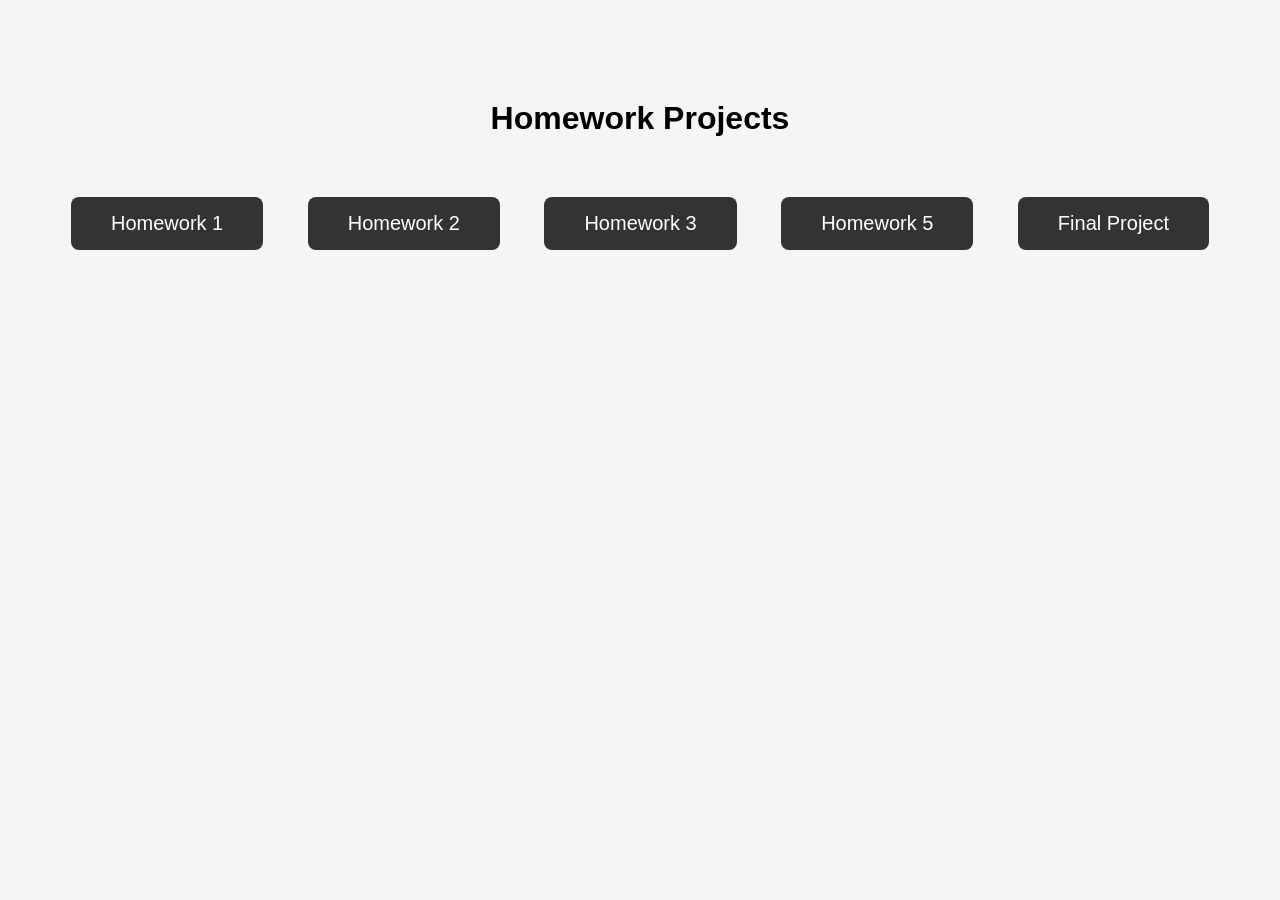
<file: index.html>
<!DOCTYPE html>
<html>
<head>
  <meta charset="UTF-8">
  <title>My Homework Projects</title>
  <style>
    body {
      font-family: Arial, sans-serif;
      text-align: center;
      margin-top: 100px;
      background-color: #f5f5f5;
    }
    h1 {
      margin-bottom: 40px;
    }
    a {
      display: inline-block;
      margin: 20px;
      padding: 15px 40px;
      text-decoration: none;
      font-size: 20px;
      border-radius: 8px;
      background-color: #333;
      color: white;
      transition: 0.2s;
    }
    a:hover {
      background-color: #555;
    }
  </style>
</head>
<body>
  <h1>Homework Projects</h1>

  <a href="hw1/">Homework 1</a>
  <a href="hw2/">Homework 2</a>
  <a href="hw3/">Homework 3</a>
  <a href="hw5/">Homework 5</a>
  <a href="finalproject/">Final Project</a>

</body>
</html>
</file>
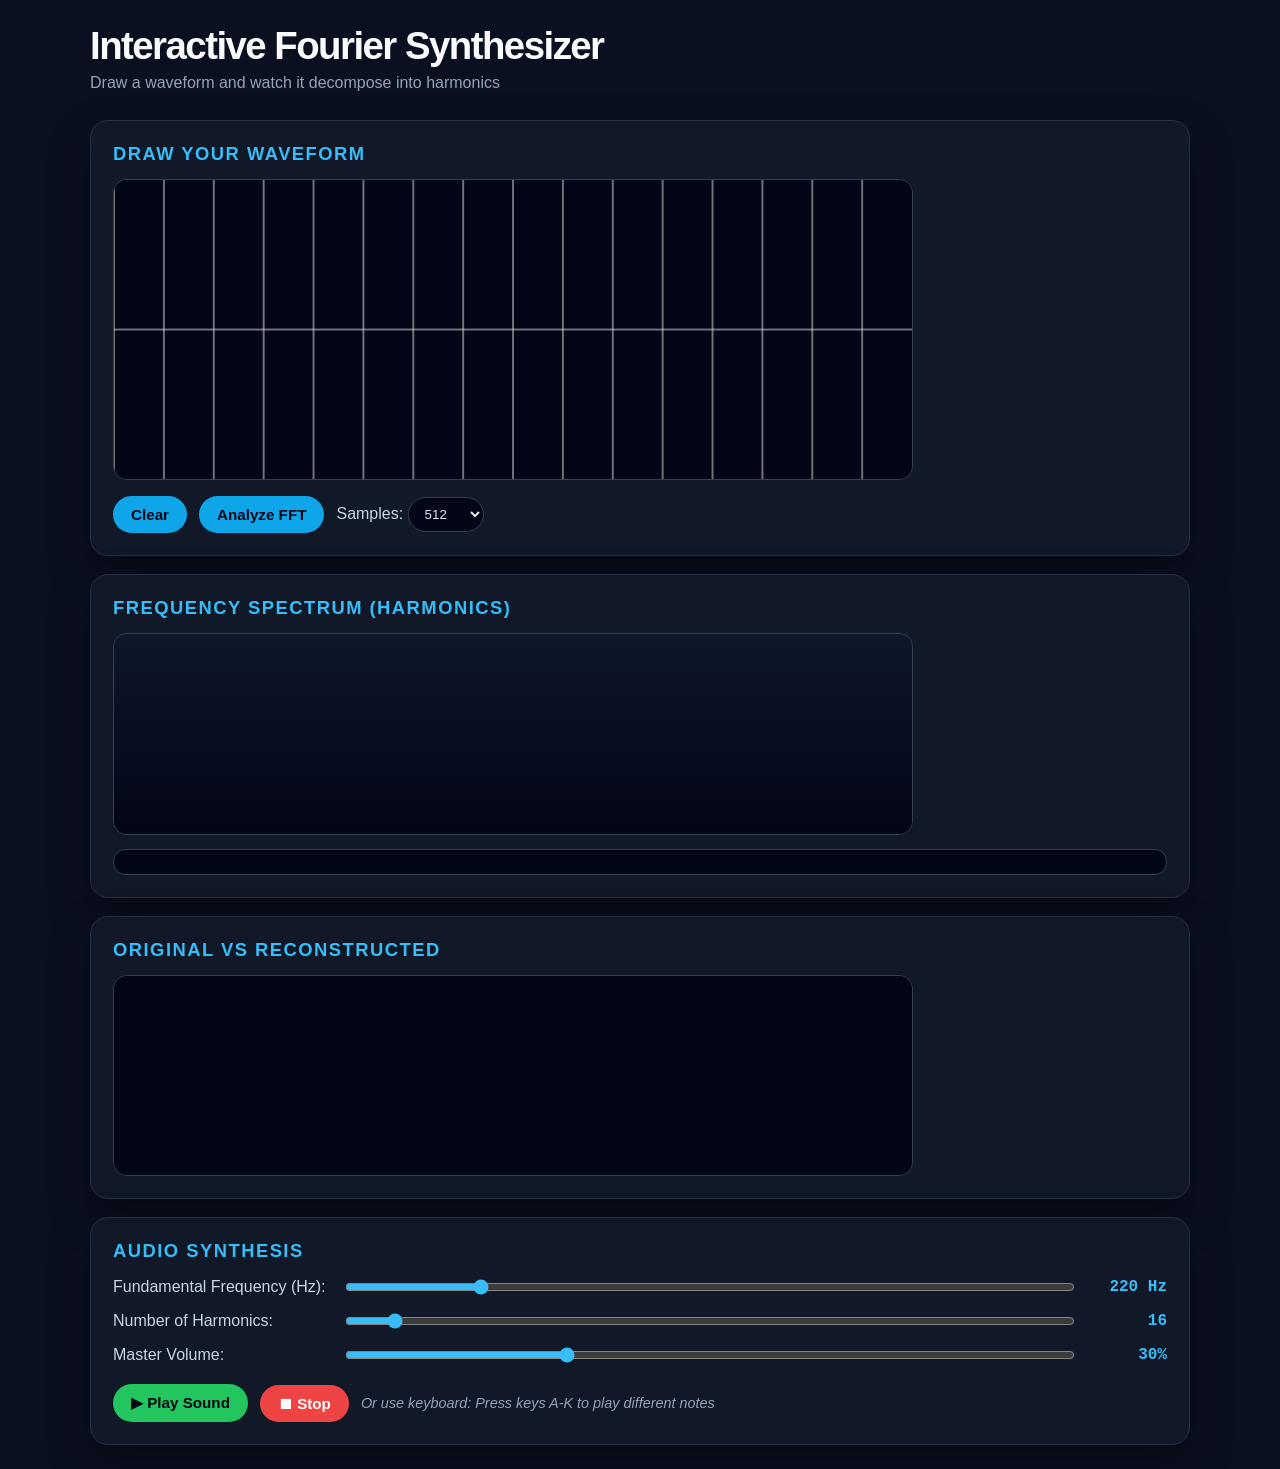
<file: finalproject/index.html>
<!DOCTYPE html>
<html lang="en">
<head>
    <meta charset="UTF-8">
    <meta name="viewport" content="width=device-width, initial-scale=1.0">
    <title>Fourier Synthesizer & Analyzer</title>
    <link rel="stylesheet" href="style.css">
</head>
<body>
    <div class="container">
        <header>
            <h1>Interactive Fourier Synthesizer</h1>
            <p>Draw a waveform and watch it decompose into harmonics</p>
        </header>

        <main>
            <!-- Drawing Canvas -->
            <section class="canvas-section">
                <h2>Draw Your Waveform</h2>
                <div class="canvas-container">
                    <canvas id="drawingCanvas" width="800" height="300"></canvas>
                </div>
                <div class="canvas-controls">
                    <button id="clearBtn">Clear</button>
                    <button id="analyzeBtn">Analyze FFT</button>
                    <label>
                        Samples: 
                        <select id="sampleSize">
                            <option value="256">256</option>
                            <option value="512" selected>512</option>
                            <option value="1024">1024</option>
                            <option value="2048">2048</option>
                        </select>
                    </label>
                </div>
            </section>

            <!-- Frequency Domain Visualization -->
            <section class="spectrum-section">
                <h2>Frequency Spectrum (Harmonics)</h2>
                <div class="canvas-container">
                    <canvas id="spectrumCanvas" width="800" height="200"></canvas>
                </div>
                <div id="harmonicInfo"></div>
            </section>

            <!-- Waveform Comparison -->
            <section class="waveform-section">
                <h2>Original vs Reconstructed</h2>
                <div class="canvas-container">
                    <canvas id="waveformCanvas" width="800" height="200"></canvas>
                </div>
            </section>

            <!-- Audio Synthesis Controls -->
            <section class="synthesis-section">
                <h2>Audio Synthesis</h2>
                <div class="synth-controls">
                    <div class="control-group">
                        <label>
                            Fundamental Frequency (Hz):
                            <input type="range" id="fundamentalFreq" min="50" max="1000" value="220" step="1">
                            <span id="freqDisplay">220 Hz</span>
                        </label>
                    </div>
                    <div class="control-group">
                        <label>
                            Number of Harmonics:
                            <input type="range" id="numHarmonics" min="1" max="256" value="16" step="1">
                            <span id="harmonicsDisplay">16</span>
                        </label>
                    </div>
                    <div class="control-group">
                        <label>
                            Master Volume:
                            <input type="range" id="masterVolume" min="0" max="100" value="30" step="1">
                            <span id="volumeDisplay">30%</span>
                        </label>
                    </div>
                </div>
                <div class="playback-controls">
                    <button id="playBtn" class="play-button">▶ Play Sound</button>
                    <button id="stopBtn" class="stop-button">⏹ Stop</button>
                    <p class="keyboard-hint">Or use keyboard: Press keys A-K to play different notes</p>
                </div>
            </section>
        </main>
    </div>

    <script src="fourier.js"></script>
</body>
</html>
</file>
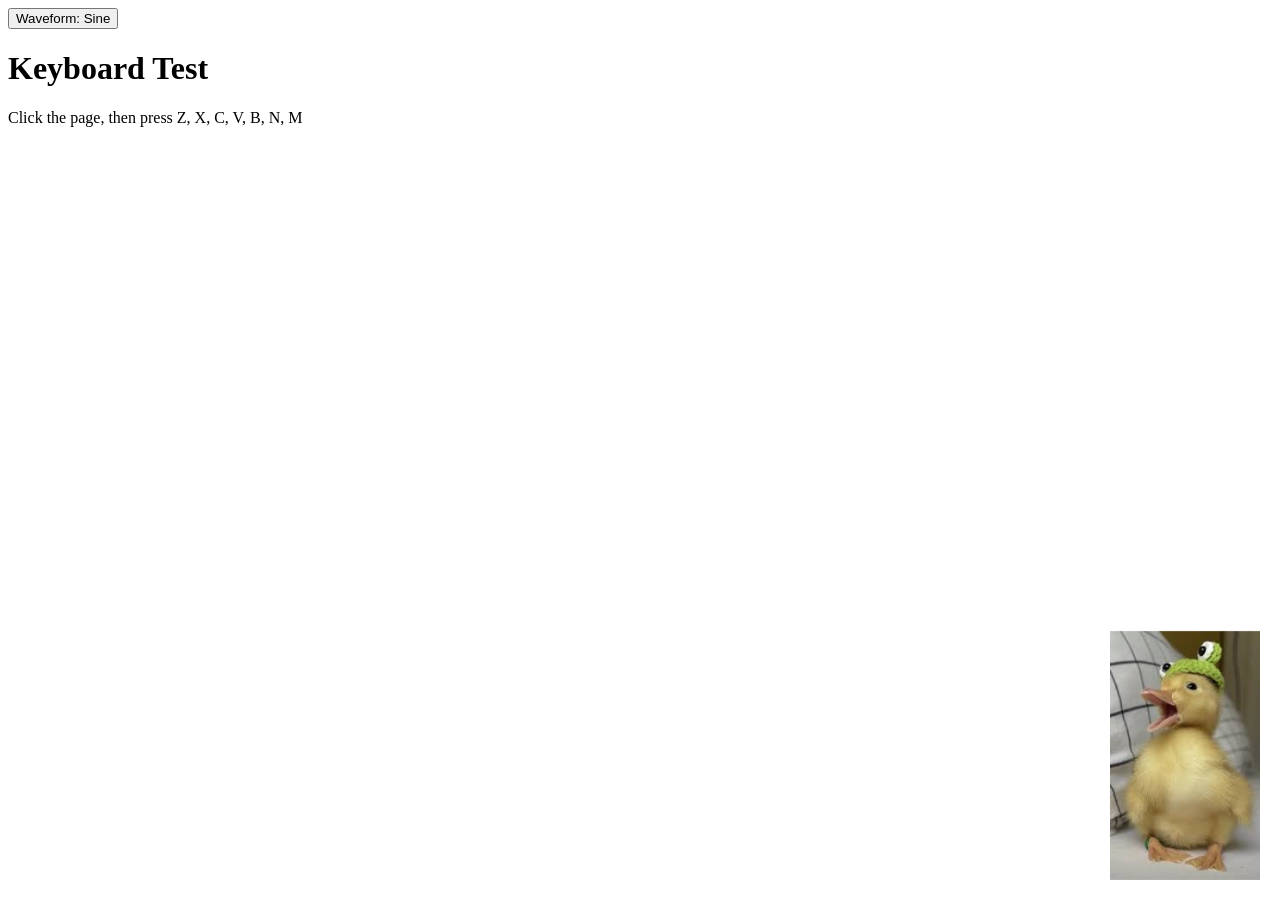
<file: hw1/index.html>
<!DOCTYPE html>
<html>
  <head>
    <meta charset="UTF-8">
    <title>WebAudio Keyboard Test</title>
    <style>
      #duck {
        width: 150px;
        position: fixed;
        bottom: 20px;
        right: 20px;
      }
    </style>
  </head>
  <body>
    <button id="waveToggle">Waveform: Sine</button>
    <h1>Keyboard Test</h1>
    <p>Click the page, then press Z, X, C, V, B, N, M</p>
    <img id="duck" src="./duckImage.jpeg" alt="Duck">
    <script src="keyboard1.js"></script>
  </body>
</html>
</file>
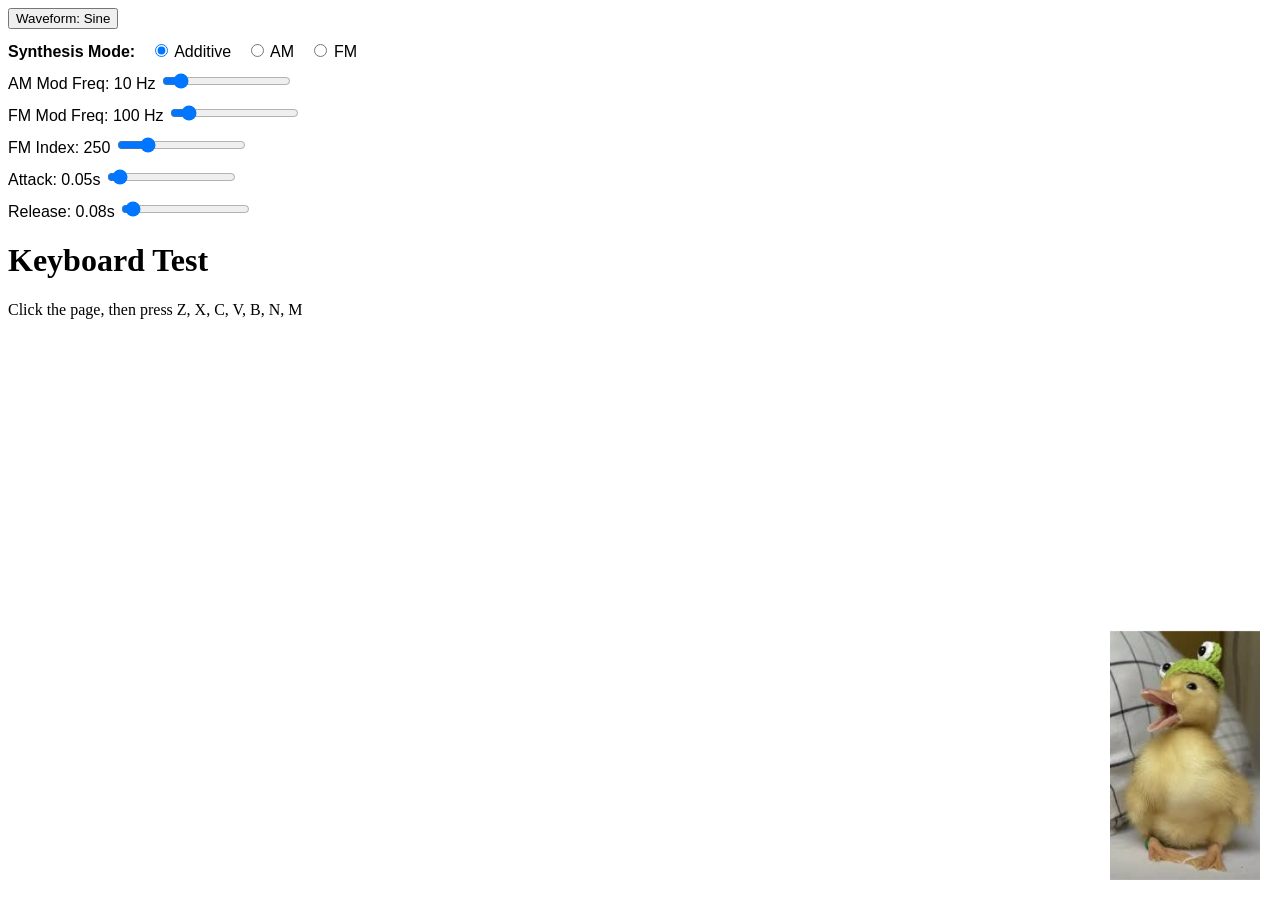
<file: hw2/index.html>
<!DOCTYPE html>
<html>
  <head>
    <meta charset="UTF-8">
    <title>WebAudio Keyboard Test</title>
    <style>
      #duck {
        width: 150px;
        position: fixed;
        bottom: 20px;
        right: 20px;
      }
    </style>
  </head>
  <body>
  <button id="waveToggle">Waveform: Sine</button>

<div style="margin-top:12px; font-family: sans-serif;">
  <div style="margin-top:10px;">
    <strong>Synthesis Mode:</strong>
    <label style="margin-left:10px;">
      <input type="radio" name="mode" value="additive" checked> Additive
    </label>
    <label style="margin-left:10px;">
      <input type="radio" name="mode" value="AM"> AM
    </label>
    <label style="margin-left:10px;">
      <input type="radio" name="mode" value="FM"> FM
    </label>
  </div>

  <div style="margin-top:10px;">
    AM Mod Freq: <span id="amVal">10</span> Hz
    <input id="amFreq" type="range" min="0.5" max="100" step="0.5" value="10">
  </div>

  <div style="margin-top:10px;">
    FM Mod Freq: <span id="fmVal">100</span> Hz
    <input id="fmFreq" type="range" min="1" max="1000" step="1" value="100">
  </div>

  <div style="margin-top:10px;">
    FM Index: <span id="fmIndexVal">250</span>
    <input id="fmIndex" type="range" min="0" max="1200" step="1" value="250">
  </div>

  <div style="margin-top:10px;">
    Attack: <span id="atkVal">0.05</span>s
    <input id="attack" type="range" min="0.001" max="1.0" step="0.001" value="0.05">
  </div>

  <div style="margin-top:10px;">
    Release: <span id="relVal">0.08</span>s
    <input id="release" type="range" min="0.005" max="2.0" step="0.005" value="0.08">
  </div>
</div>

  <h1>Keyboard Test</h1>
  <p>Click the page, then press Z, X, C, V, B, N, M</p>

  <img id="duck" src="./duckImage.jpeg" alt="Duck">

  <script src="keyboard2.js"></script>
</body>
</html>
</file>
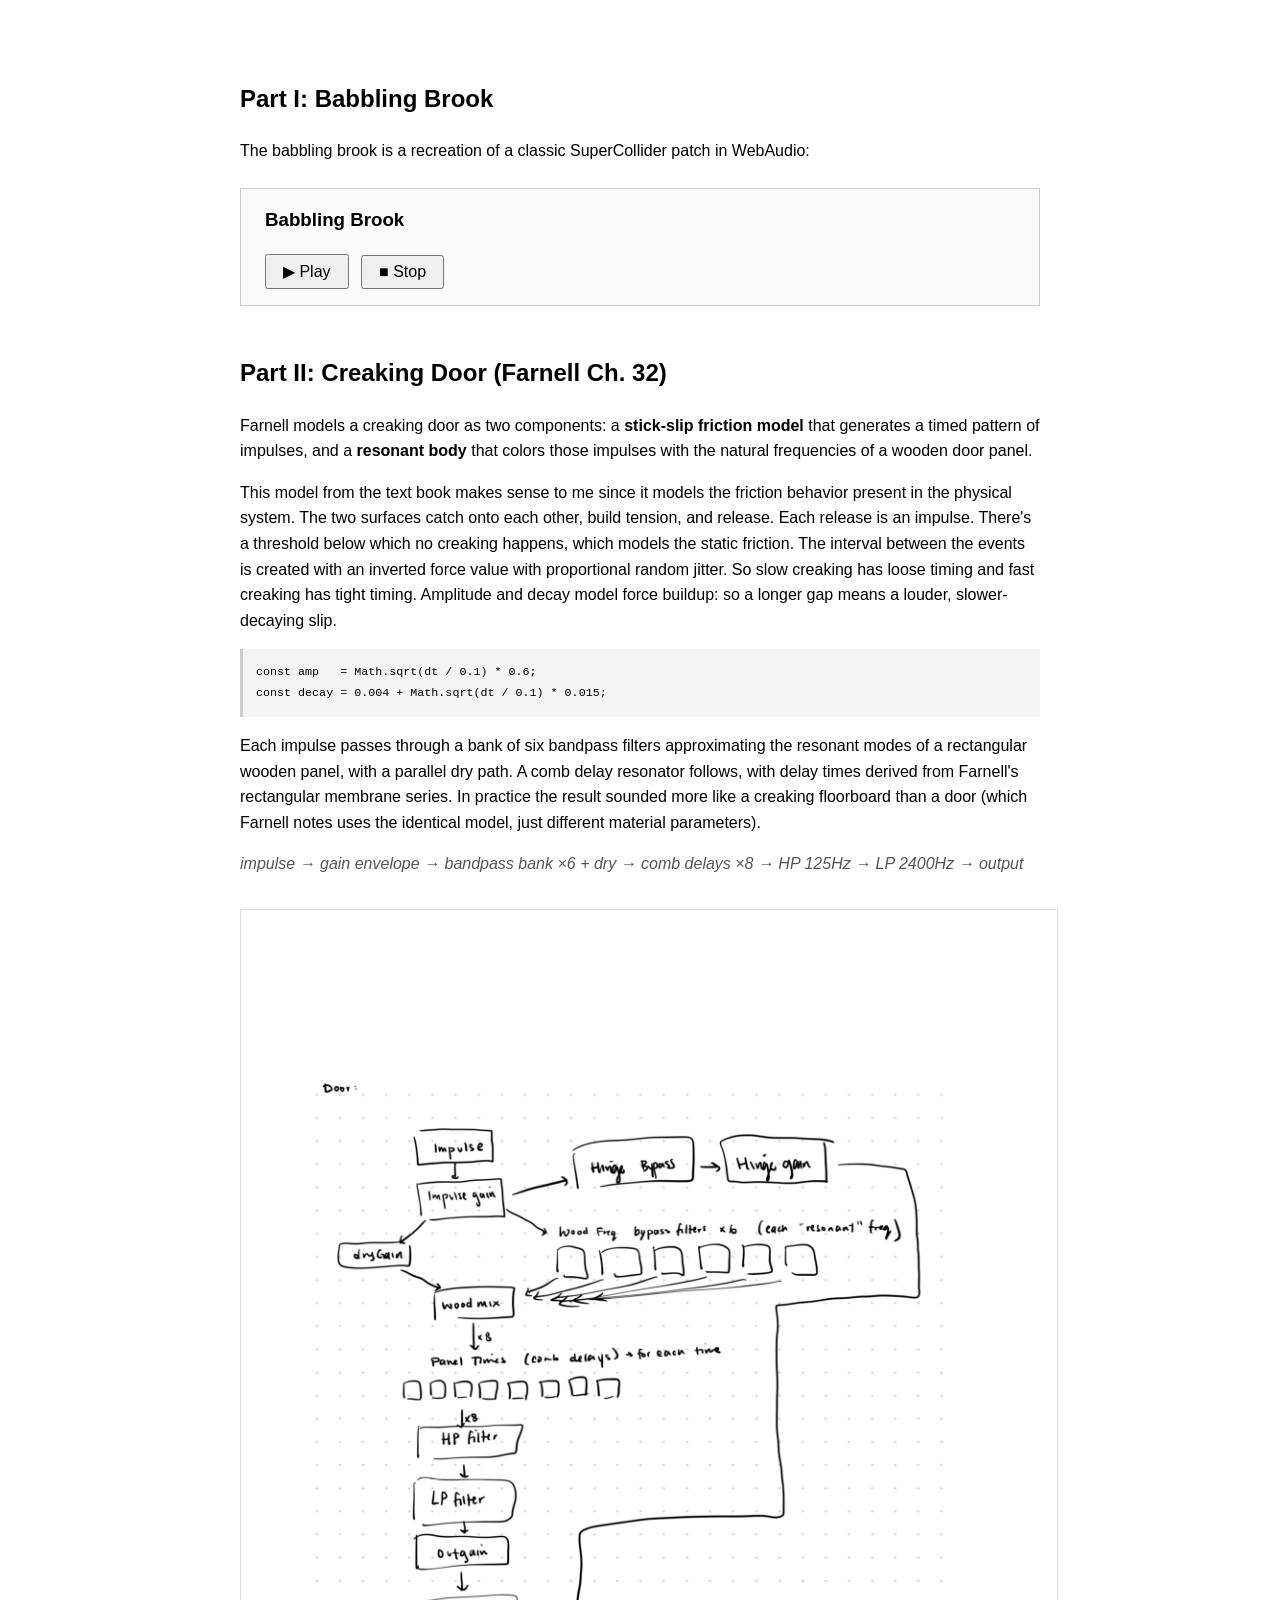
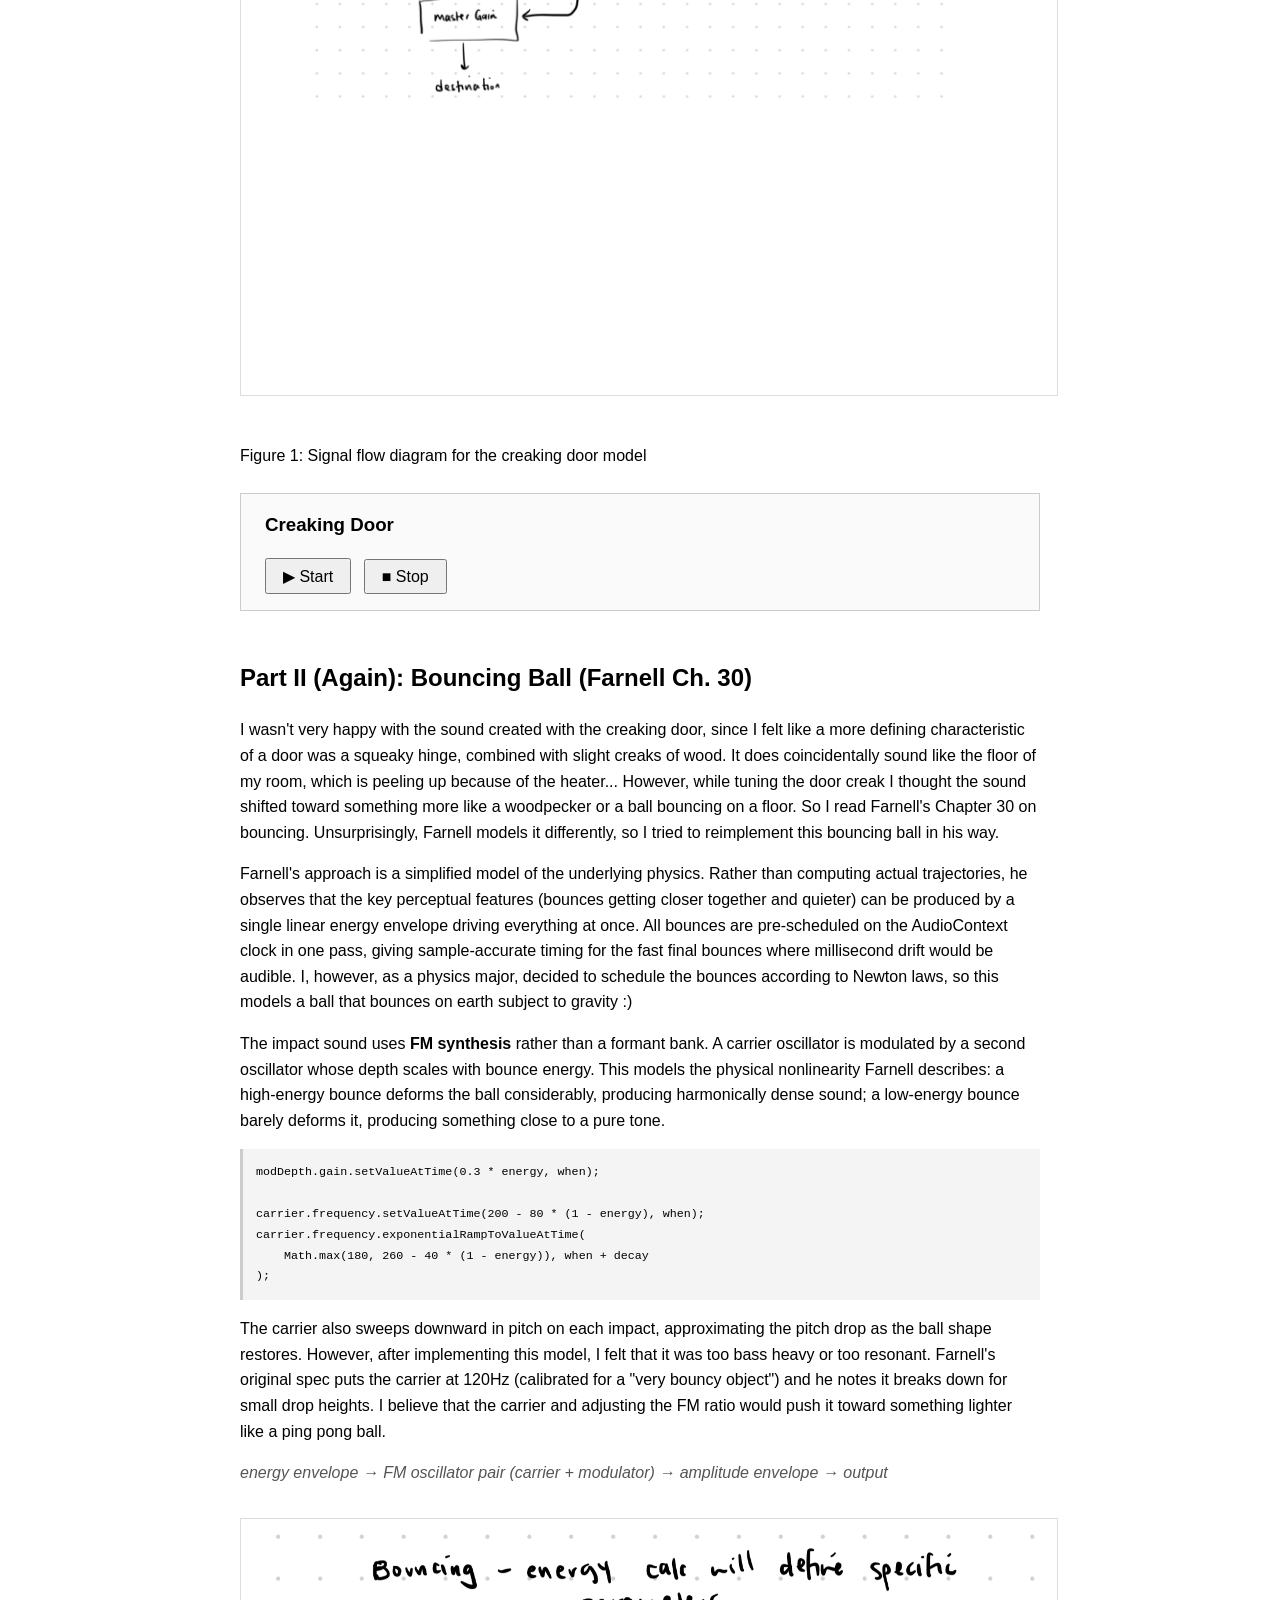
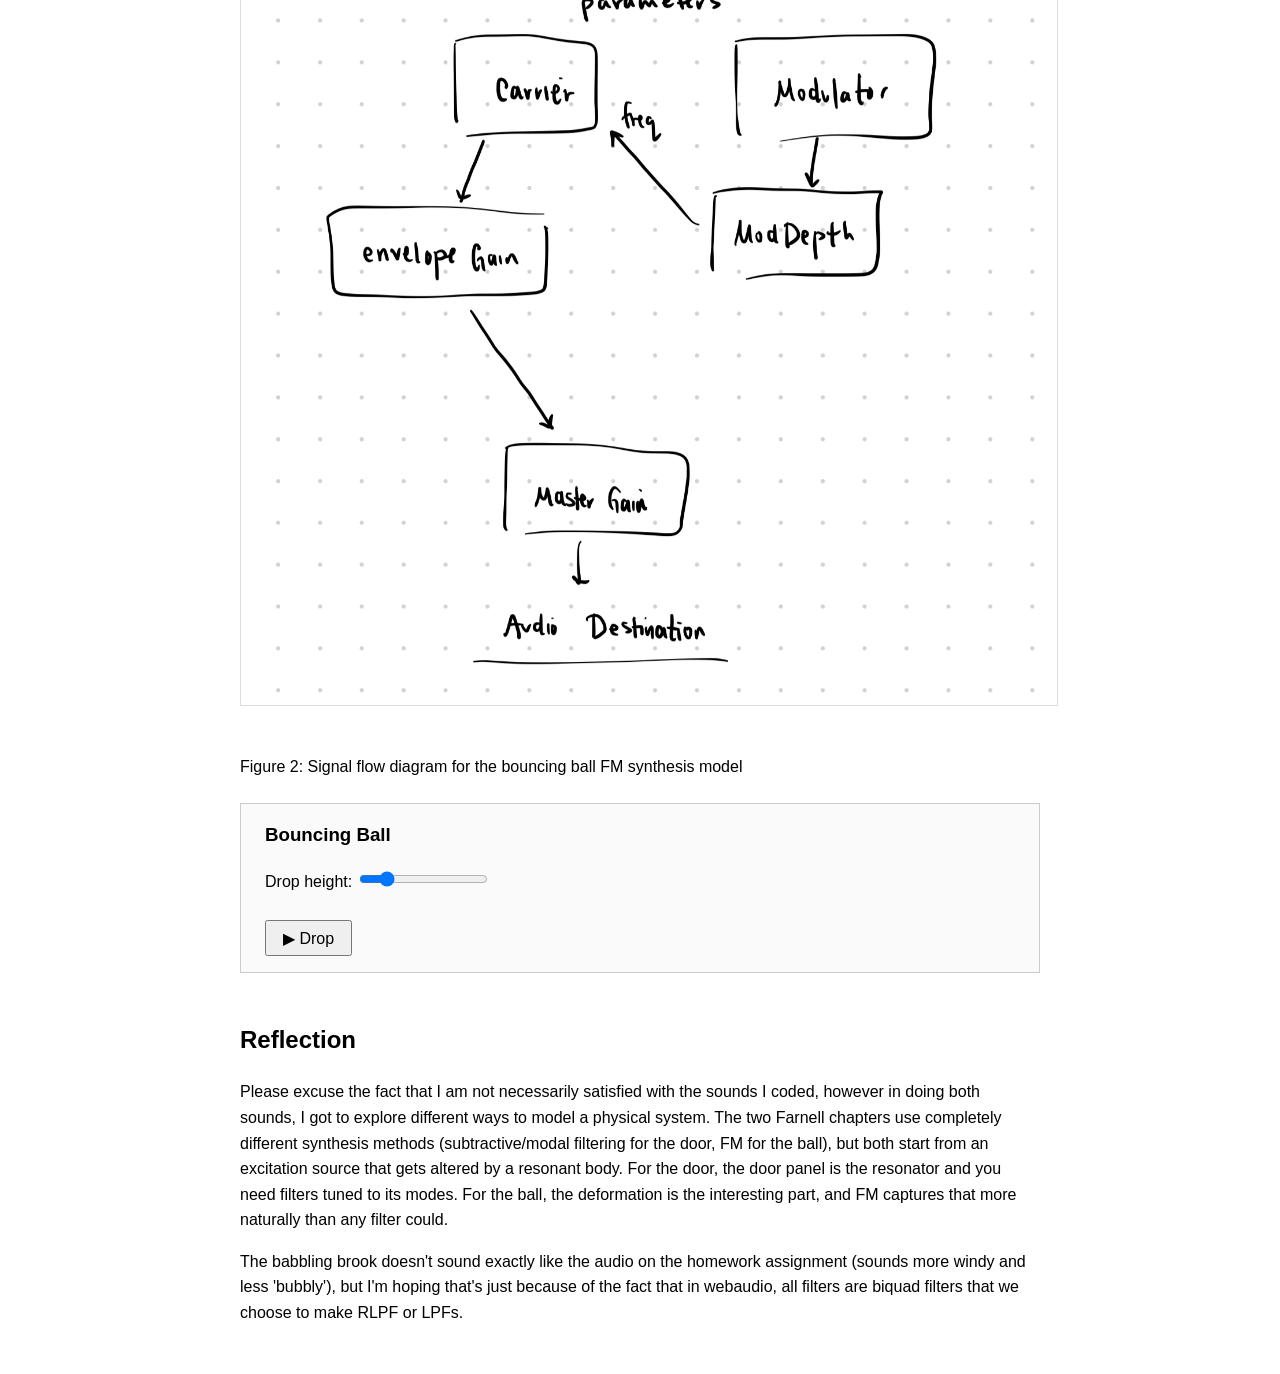
<file: hw3/index.html>
<!DOCTYPE html>
<html lang="en">
<head>
  <meta charset="UTF-8">
  <title>Lab 3 – Farnell Synthesis</title>
  <link rel="icon" href="data:,">
  <style>
    body { font-family: sans-serif; max-width: 800px; margin: 0 auto; padding: 2em; line-height: 1.6; }
    h1 { border-bottom: 2px solid #333; padding-bottom: 0.3em; }
    h2 { margin-top: 2em; }
    pre { background: #f4f4f4; padding: 1em; overflow-x: auto; border-left: 3px solid #ccc; }
    code { font-size: 0.9em; }
    .demo-box { border: 1px solid #ccc; padding: 1em 1.5em; margin: 1.5em 0; background: #fafafa; }
    .demo-box h3 { margin-top: 0; }
    label { font-size: 1em; }
    button { font-size: 1em; padding: 0.4em 1em; margin-right: 0.5em; cursor: pointer; }
    .signal-flow { font-style: italic; color: #555; margin: 0.5em 0; }
    .diagram { 
      max-width: 100%;  /* Change this percentage (e.g., 80%, 60%, 50%) */
      height: auto; 
      margin: 1.5em 0; 
      border: 1px solid #ddd; 
      padding: 0.5em; 
      background: white; 
}
  </style>
</head>
<body>

<!-- ===================== BABBLING BROOK ===================== -->
<h2>Part I: Babbling Brook</h2>

<p>The babbling brook is a recreation of a classic SuperCollider patch in WebAudio:</p>

<div class="demo-box">
  <h3>Babbling Brook</h3>
  <button id="playBtn">▶ Play</button>
  <button onclick="stopBrook()">■ Stop</button>
</div>

<!-- ===================== CREAKING DOOR ===================== -->
<h2>Part II: Creaking Door (Farnell Ch. 32)</h2>

<p>Farnell models a creaking door as two components: a <strong>stick-slip friction model</strong> that generates a timed pattern of impulses, and a <strong>resonant body</strong> that colors those impulses with the natural frequencies of a wooden door panel.</p>
<p> This model from the text book makes sense to me since it models the friction behavior present in the physical system. The two surfaces catch onto each other, build tension, and release. Each release is an impulse. There's a threshold below which no creaking happens, which models the static friction. The interval between the events is created with an inverted force value with proportional random jitter. So slow creaking has loose timing and fast creaking has tight timing. Amplitude and decay model force buildup: so a longer gap means a louder, slower-decaying slip.</p>

<pre><code>const amp   = Math.sqrt(dt / 0.1) * 0.6;
const decay = 0.004 + Math.sqrt(dt / 0.1) * 0.015;</code></pre>

<p>Each impulse passes through a bank of six bandpass filters approximating the resonant modes of a rectangular wooden panel, with a parallel dry path. A comb delay resonator follows, with delay times derived from Farnell's rectangular membrane series. In practice the result sounded more like a creaking floorboard than a door (which Farnell notes uses the identical model, just different material parameters).</p>

<p class="signal-flow">impulse → gain envelope → bandpass bank ×6 + dry → comb delays ×8 → HP 125Hz → LP 2400Hz → output</p>

<img src="door_diagram.png" alt="Creaking door signal flow diagram" class="diagram">
<p class="diagram-caption">Figure 1: Signal flow diagram for the creaking door model</p>


<div class="demo-box">
  <h3>Creaking Door</h3>
  <button onclick="startDoor()">▶ Start</button>
  <button onclick="stopDoor()">■ Stop</button>
</div>

<!-- ===================== BOUNCING BALL ===================== -->
<h2>Part II (Again): Bouncing Ball (Farnell Ch. 30)</h2>

<p>I wasn't very happy with the sound created with the creaking door, since I felt like a more defining characteristic of a door was a squeaky hinge, combined with slight creaks of wood. It does coincidentally sound like the floor of my room, which is peeling up because of the heater... However, while tuning the door creak I thought the sound shifted toward something more like a woodpecker or a ball bouncing on a floor. So I read Farnell's Chapter 30 on bouncing. Unsurprisingly, Farnell models it differently, so I tried to reimplement this bouncing ball in his way.</p>

<p>Farnell's approach is a simplified model of the underlying physics. Rather than computing actual trajectories, he observes that the key perceptual features (bounces getting closer together and quieter) can be produced by a single linear energy envelope driving everything at once. All bounces are pre-scheduled on the AudioContext clock in one pass, giving sample-accurate timing for the fast final bounces where millisecond drift would be audible. I, however, as a physics major, decided to schedule the bounces according to Newton laws, so this models a ball that bounces on earth subject to gravity :)</p>

<p>The impact sound uses <strong>FM synthesis</strong> rather than a formant bank. A carrier oscillator is modulated by a second oscillator whose depth scales with bounce energy. This models the physical nonlinearity Farnell describes: a high-energy bounce deforms the ball considerably, producing harmonically dense sound; a low-energy bounce barely deforms it, producing something close to a pure tone.</p>

<pre><code>modDepth.gain.setValueAtTime(0.3 * energy, when);

carrier.frequency.setValueAtTime(200 - 80 * (1 - energy), when);
carrier.frequency.exponentialRampToValueAtTime(
    Math.max(180, 260 - 40 * (1 - energy)), when + decay
);</code></pre>

<p>The carrier also sweeps downward in pitch on each impact, approximating the pitch drop as the ball shape restores. However, after implementing this model, I felt that it was too bass heavy or too resonant. Farnell's original spec puts the carrier at 120Hz (calibrated for a "very bouncy object") and he notes it breaks down for small drop heights. I believe that the carrier and adjusting the FM ratio would push it toward something lighter like a ping pong ball.</p>

<p class="signal-flow">energy envelope → FM oscillator pair (carrier + modulator) → amplitude envelope → output</p>

<img src="bouncing_diagram.png" alt="Bouncing ball signal flow diagram" class="diagram">
<p class="diagram-caption">Figure 2: Signal flow diagram for the bouncing ball FM synthesis model</p>


<div class="demo-box">
  <h3>Bouncing Ball</h3>
  <label>Drop height: <input type="range" min="0.1" max="5.0" step="0.1" value="1.0" oninput="dropHeight = +this.value"></label>
  <br><br>
  <button onclick="dropBall()">▶ Drop</button>
</div>

<!-- ===================== REFLECTION ===================== -->
<h2>Reflection</h2>

<p>Please excuse the fact that I am not necessarily satisfied with the sounds I coded, however in doing both sounds, I got to explore different ways to model a physical system. The two Farnell chapters use completely different synthesis methods (subtractive/modal filtering for the door, FM for the ball), but both start from an excitation source that gets altered by a resonant body. For the door, the door panel is the resonator and you need filters tuned to its modes. For the ball, the deformation is the interesting part, and FM captures that more naturally than any filter could.</p>

<p> The babbling brook doesn't sound exactly like the audio on the homework assignment (sounds more windy and less 'bubbly'), but I'm hoping that's just because of the fact that in webaudio, all filters are biquad filters that we choose to make RLPF or LPFs.</p>

<script src="audio.js"></script>
</body>
</html>
</file>
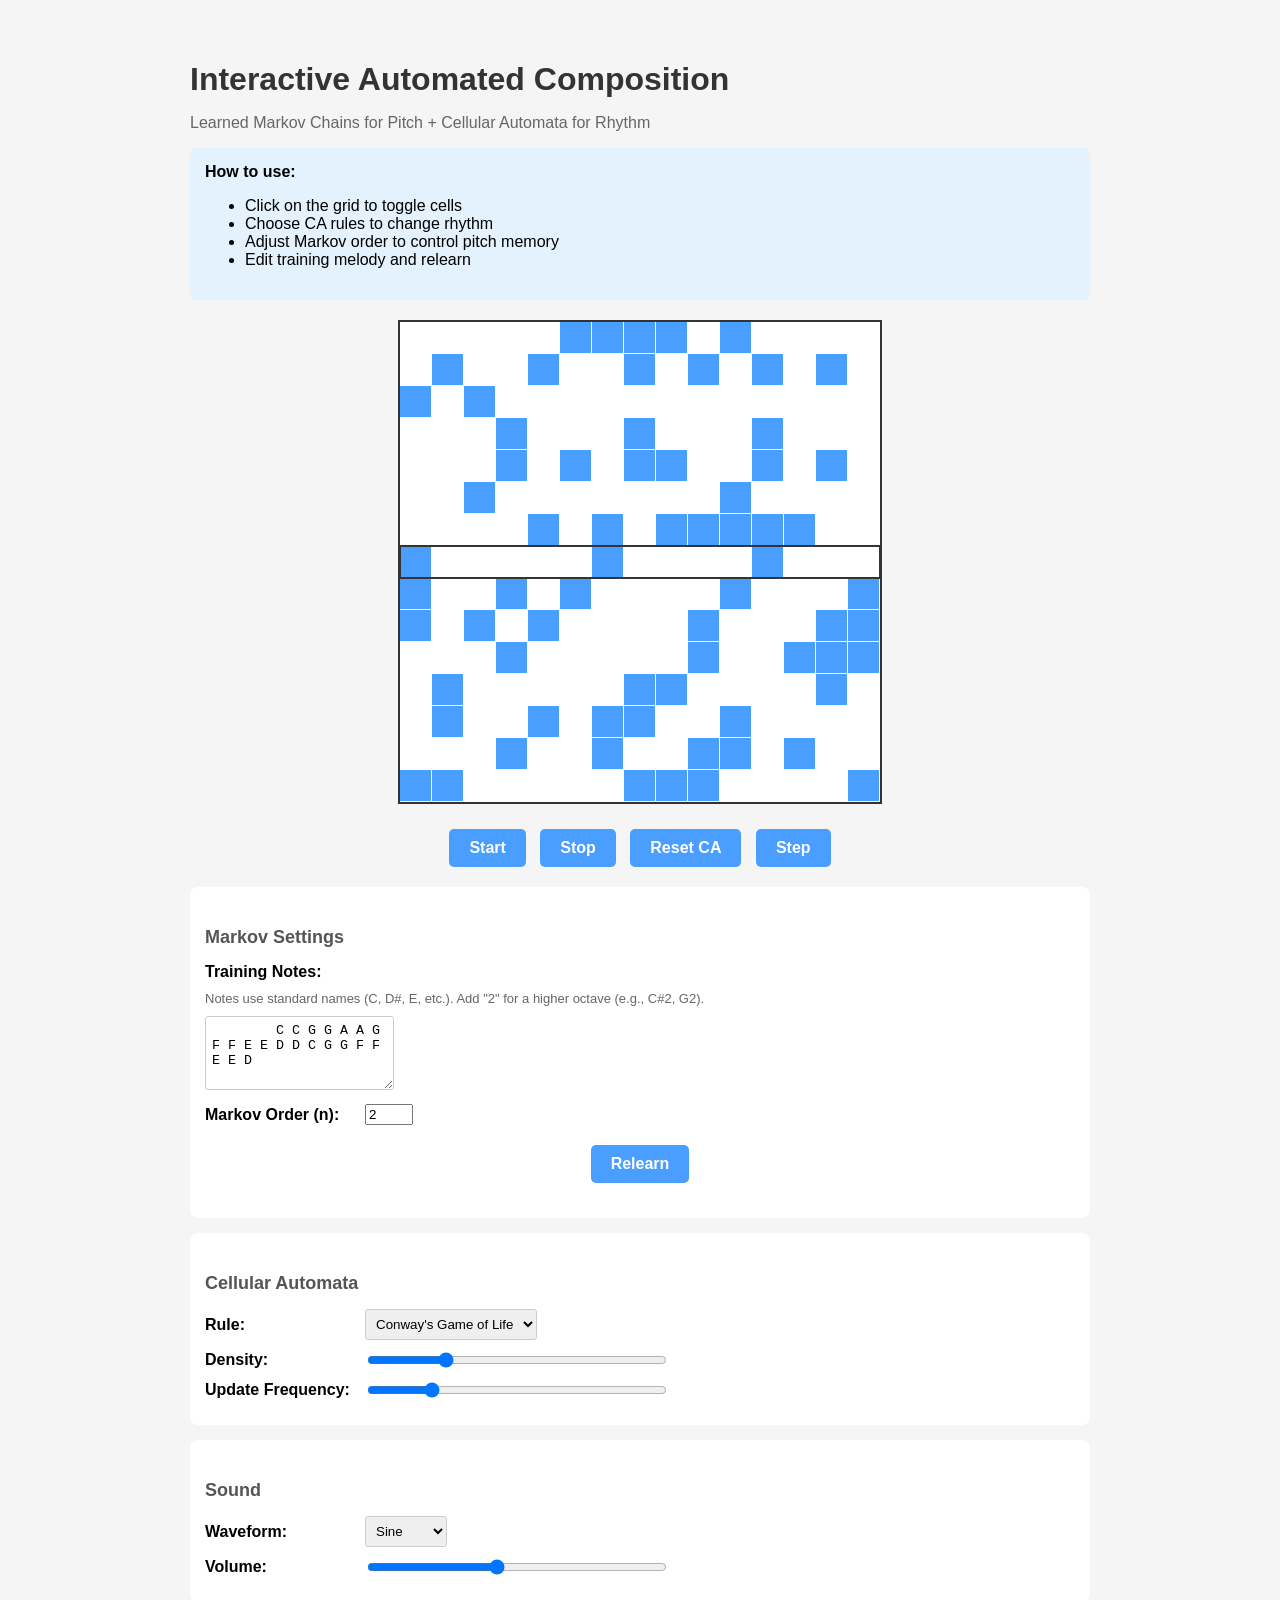
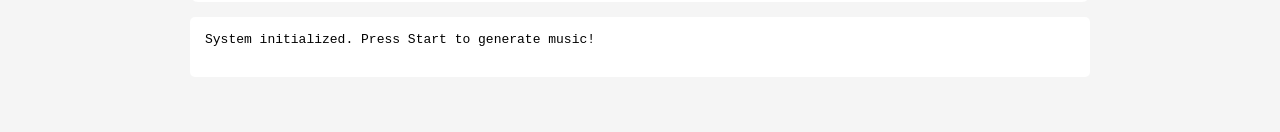
<file: hw5/audio/index.html>
<!DOCTYPE html>
<html lang="en">
<head>
    <meta charset="UTF-8" />
    <meta name="viewport" content="width=device-width, initial-scale=1.0" />
    <title>Interactive Markov + CA Music Generator</title>

    <style>
        body {
            font-family: Arial, sans-serif;
            max-width: 900px;
            margin: 20px auto;
            padding: 20px;
            background: #f5f5f5;
        }
    
        h1 { color: #333; margin-bottom: 10px; }
        h2 { color: #555; font-size: 18px; margin-top: 25px; }
    
        #cellaCanvas {
            border: 2px solid #333;
            background: #fff;
            display: block;
            margin: 20px auto;
            cursor: crosshair;
        }
    
        .controls {
            background: white;
            padding: 15px;
            border-radius: 8px;
            margin: 15px 0;
        }
    
        .control-group {
            margin: 10px 0;
            display: flex;
            align-items: center;
            gap: 10px;
        }
    
        .control-group label {
            min-width: 150px;
            font-weight: bold;
        }
    
        button {
            padding: 10px 20px;
            font-size: 16px;
            margin: 5px;
            cursor: pointer;
            border-radius: 5px;
            border: none;
            background: #4a9eff;
            color: white;
            font-weight: bold;
        }
    
        button:hover { background: #357abd; }
        button:active { transform: scale(0.98); }

        input[type="range"] { flex:1; max-width: 300px;}

        textarea, input[type='text'], select {
            padding: 6px;
            border: 1px solid #ccc;
            border-radius: 3px;
        }

        textarea {
            flex: 1;
            max-width: 500px;
            font-family: monospace;
        }

        #output {
            margin: 15px 0;
            background: white;
            padding: 15px;
            border-radius: 5px;
            min-height: 30px;
            font-family: monospace;
        }

        .info {
            background: #e3f2fd;
            padding: 15px;
            border-radius: 5px;
            margin: 15px 0;
        }

        .button-row {
            text-align: center;
            margin: 15px 0;
        }

        .range-value {
            min-width: 70px;
            text-align: right;
            font-weight: bold;
        }
    </style>
</head>

<body>

  <h1>Interactive Automated Composition</h1>
  <p style="color: #666;">
    Learned Markov Chains for Pitch + Cellular Automata for Rhythm
  </p>

  <div class="info">
    <strong>How to use:</strong>
    <ul>
      <li>Click on the grid to toggle cells</li>
      <li>Choose CA rules to change rhythm</li>
      <li>Adjust Markov order to control pitch memory</li>
      <li>Edit training melody and relearn</li>
    </ul>
  </div>

  <canvas id="cellaCanvas" width="480" height="480"></canvas>

  <div class="button-row">
    <button onclick="start()">Start</button>
    <button onclick="stop()">Stop</button>
    <button onclick="resetCella()">Reset CA</button>
    <button onclick="stepCella()">Step</button>
  </div>

  <!-- MARKOV SECTION -->
  <div class="controls">
    <h2>Markov Settings</h2>

    <div class="control-group">
      <label>Training Notes:</label>
    </div>

    <p style="font-size:13px; color:#666; margin:5px 0 10px 0;">
      Notes use standard names (C, D#, E, etc.). Add "2" for a higher octave (e.g., C#2, G2).
    </p>
    <textarea id="trainingNotes" rows="4">
        C C G G A A G F F E E D D C G G F F E E D
    </textarea>

    <div class="control-group">
      <label>Markov Order (n):</label>
      <input 
        type="number" 
        id="markovOrder" 
        min="1" 
        max="20" 
        value="2"
        onchange="changeOrder()"
      >
    </div>

    <div class="button-row">
      <button onclick="retrainMarkov()">Relearn</button>
    </div>
  </div>

  <!-- CA SECTION -->
  <div class="controls">
    <h2>Cellular Automata</h2>

    <div class="control-group">
      <label>Rule:</label>
      <select id="caRule" onchange="changeRule()"></select>
    </div>

    <div class="control-group">
      <label>Density:</label>
      <input type="range" id="density" min="0.1" max="0.9" step="0.1" value="0.3">
    </div>

    <div class="control-group">
      <label>Update Frequency:</label>
      <input type="range" id="updateFreq" min="2" max="32" step="2" value="8">
    </div>
  </div>

  <!-- SOUND -->
  <div class="controls">
    <h2>Sound</h2>

    <div class="control-group">
      <label>Waveform:</label>
      <select id="waveform">
        <option value="sine">Sine</option>
        <option value="square">Square</option>
        <option value="sawtooth">Saw</option>
        <option value="triangle">Triangle</option>
      </select>
    </div>

    <div class="control-group">
      <label>Volume:</label>
      <input type="range" id="volume" min="0.05" max="0.4" step="0.05" value="0.2">
    </div>
  </div>

  <div id="output">Ready.</div>

  <script src="auto.js"></script>

</body>
</html>
</file>
<file: finalproject/style.css>
* {
    margin: 0;
    padding: 0;
    box-sizing: border-box;
}

body {
    font-family: 'Inter', 'Segoe UI', sans-serif;
    background: #0b1020;
    min-height: 100vh;
    padding: 24px;
    color: #e5e7eb;
}

.container {
    max-width: 1100px;
    margin: 0 auto;
}

header {
    margin-bottom: 28px;
}

header h1 {
    font-size: 2.4rem;
    color: #f8fafc;
    letter-spacing: -0.04em;
}

header p {
    color: #94a3b8;
    margin-top: 6px;
}

main {
    display: grid;
    gap: 18px;
}

section {
    background: #111827;
    border: 1px solid #263244;
    border-radius: 18px;
    padding: 22px;
    box-shadow: 0 18px 40px rgba(0,0,0,0.35);
}

section h2 {
    color: #38bdf8;
    font-size: 1.15rem;
    margin-bottom: 14px;
    text-transform: uppercase;
    letter-spacing: 0.08em;
}

.canvas-container {
    border: 1px solid #334155;
    border-radius: 14px;
    overflow: hidden;
    background: #020617;
    width: 100%;
    max-width: 800px;
}

canvas {
    display: block;
    cursor: crosshair;
    width: 100%;
    height: auto;
}

#drawingCanvas,
#waveformCanvas {
    background: #020617;
}

#spectrumCanvas {
    background: linear-gradient(to top, #020617, #0f172a);
}

.canvas-controls,
.synth-controls {
    margin-top: 16px;
}

.canvas-controls {
    display: flex;
    gap: 12px;
    align-items: center;
    flex-wrap: wrap;
}

button {
    background: #0ea5e9;
    color: #020617;
    border: none;
    padding: 10px 18px;
    border-radius: 999px;
    font-size: 0.95rem;
    font-weight: 700;
    cursor: pointer;
    transition: transform 0.15s, background 0.2s;
}

button:hover {
    background: #38bdf8;
    transform: translateY(-1px);
}

button:active {
    transform: scale(0.97);
}

.play-button {
    background: #22c55e;
}

.play-button:hover {
    background: #4ade80;
}

.stop-button {
    background: #ef4444;
    color: white;
}

.stop-button:hover {
    background: #f87171;
}

button:disabled {
    background: #475569;
    color: #cbd5e1;
    cursor: not-allowed;
}

select {
    padding: 8px 12px;
    border: 1px solid #334155;
    border-radius: 999px;
    background: #020617;
    color: #e5e7eb;
}

label {
    color: #cbd5e1;
    font-weight: 500;
}

#harmonicInfo {
    margin-top: 14px;
    padding: 12px;
    background: #020617;
    border: 1px solid #334155;
    border-radius: 12px;
    font-family: 'Courier New', monospace;
    color: #7dd3fc;
}

.synthesis-section {
    background: #111827;
}

.synth-controls {
    display: grid;
    gap: 16px;
}

.control-group label {
    display: grid;
    grid-template-columns: 220px 1fr 80px;
    gap: 12px;
    align-items: center;
}

.control-group input[type="range"] {
    width: 100%;
    accent-color: #38bdf8;
}

.control-group span {
    font-family: 'Courier New', monospace;
    color: #38bdf8;
    font-weight: bold;
    text-align: right;
}

.playback-controls {
    margin-top: 20px;
    display: flex;
    gap: 12px;
    align-items: center;
    flex-wrap: wrap;
}

.keyboard-hint {
    color: #94a3b8;
    font-size: 0.9rem;
    font-style: italic;
}
</file>
